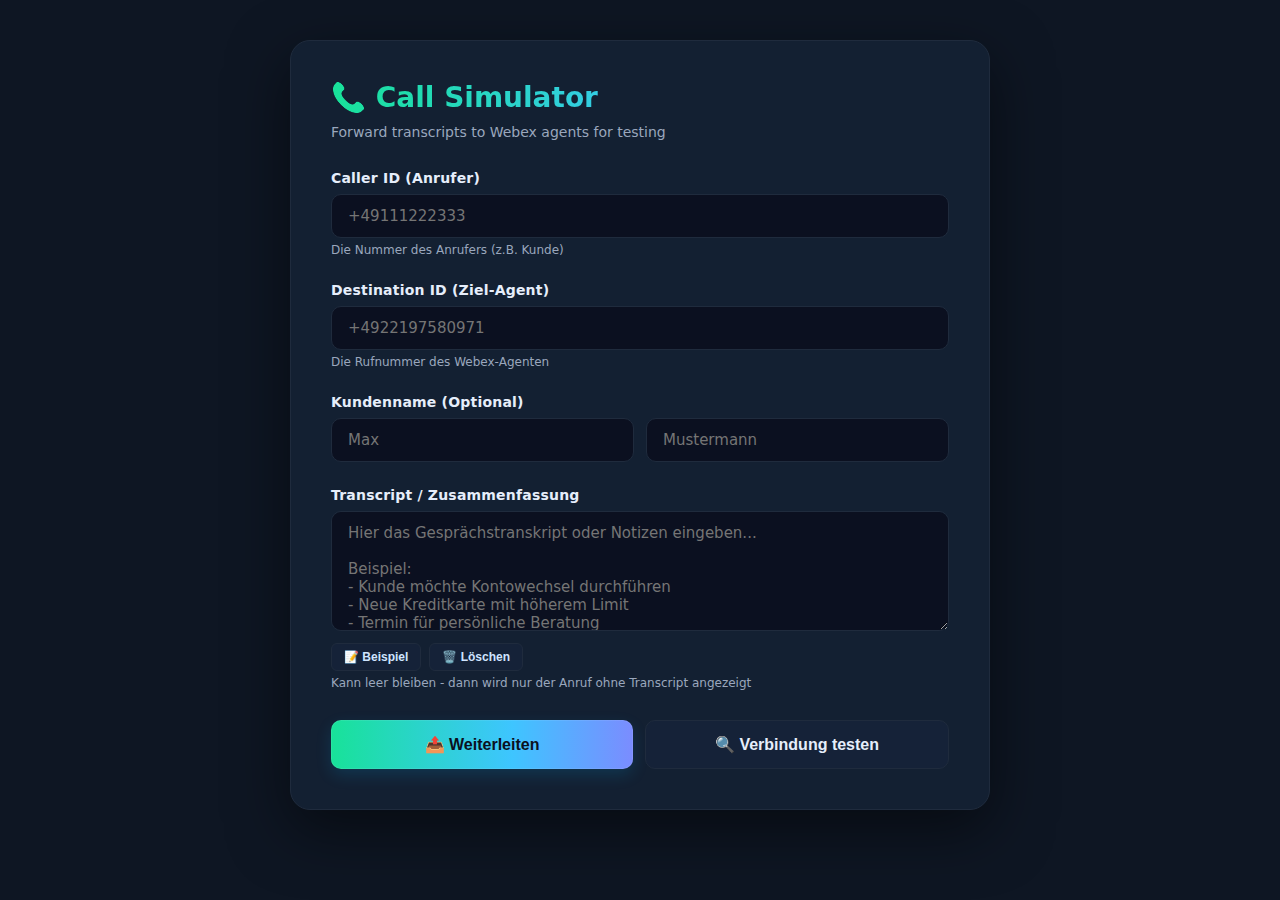
<file: simulator_web.html>
<!DOCTYPE html>
<html lang="de">
<head>
    <meta charset="UTF-8">
    <meta name="viewport" content="width=device-width, initial-scale=1.0">
    <title>Call Simulator - Transcript Forwarder</title>
    <style>
        * { box-sizing: border-box; margin: 0; padding: 0; }
        
        /* DARK THEME - Matching app.css */
        body {
            font-family: system-ui, -apple-system, Arial, sans-serif;
            background: #0e1623;
            color: #e6eefb;
            min-height: 100vh;
            padding: 40px 20px;
        }
        
        .container {
            max-width: 700px;
            margin: 0 auto;
            background: #132032;
            border-radius: 20px;
            box-shadow: 0 20px 60px rgba(0,0,0,0.5);
            padding: 40px;
            border: 1px solid #1f2b3d;
        }
        
        h1 {
            color: #e6eefb;
            margin-bottom: 10px;
            font-size: 28px;
            background: linear-gradient(90deg, #18e299 0%, #3ec5ff 60%, #7b8cff 100%);
            -webkit-background-clip: text;
            -webkit-text-fill-color: transparent;
            background-clip: text;
        }
        
        .subtitle {
            color: #9aa7bd;
            margin-bottom: 30px;
            font-size: 14px;
        }
        
        .form-group {
            margin-bottom: 25px;
        }
        
        label {
            display: block;
            font-weight: 600;
            color: #e6eefb;
            margin-bottom: 8px;
            font-size: 14px;
            letter-spacing: 0.2px;
        }
        
        input[type="text"], textarea {
            width: 100%;
            padding: 12px 16px;
            background: #0b1020;
            border: 1px solid #1f2b3d;
            border-radius: 10px;
            font-size: 15px;
            color: #e6eefb;
            transition: all 0.2s;
            font-family: inherit;
        }
        
        input[type="text"]:focus, textarea:focus {
            outline: none;
            border-color: #3ec5ff;
            box-shadow: 0 0 0 3px rgba(62, 197, 255, 0.1);
        }
        
        textarea {
            resize: vertical;
            min-height: 120px;
        }
        
        .hint {
            font-size: 12px;
            color: #9aa7bd;
            margin-top: 5px;
        }
        
        .button-group {
            display: flex;
            gap: 12px;
            margin-top: 30px;
        }
        
        button {
            flex: 1;
            padding: 14px 24px;
            border: none;
            border-radius: 10px;
            font-size: 16px;
            font-weight: 600;
            cursor: pointer;
            transition: all 0.2s;
        }
        
        .btn-primary {
            background: linear-gradient(90deg, #18e299 0%, #3ec5ff 60%, #7b8cff 100%);
            color: #0b1020;
            box-shadow: 0 0 0 1px rgba(255,255,255,0.08) inset, 0 6px 16px rgba(0, 180, 255, 0.15);
        }
        
        .btn-primary:hover {
            transform: translateY(-2px);
            box-shadow: 0 0 0 1px rgba(255,255,255,0.08) inset, 0 10px 25px rgba(0, 180, 255, 0.25);
        }
        
        .btn-secondary {
            background: #152238;
            color: #e6eefb;
            border: 1px solid #1f2b3d;
        }
        
        .btn-secondary:hover {
            background: #1f334d;
        }
        
        .result {
            margin-top: 25px;
            padding: 16px;
            border-radius: 10px;
            display: none;
            border: 1px solid;
        }
        
        .result.success {
            background: rgba(24, 226, 153, 0.1);
            border-color: rgba(24, 226, 153, 0.3);
            color: #18e299;
        }
        
        .result.error {
            background: rgba(255, 100, 100, 0.1);
            border-color: rgba(255, 100, 100, 0.3);
            color: #ff8080;
        }
        
        .result.info {
            background: rgba(62, 197, 255, 0.1);
            border-color: rgba(62, 197, 255, 0.3);
            color: #3ec5ff;
        }
        
        .result-title {
            font-weight: 600;
            margin-bottom: 8px;
        }
        
        .result-content {
            font-size: 14px;
            white-space: pre-wrap;
            opacity: 0.9;
        }
        
        .quick-fill {
            display: flex;
            gap: 8px;
            margin-top: 8px;
        }
        
        .quick-fill button {
            padding: 6px 12px;
            font-size: 12px;
            border-radius: 6px;
            background: #152238;
            color: #cfe4ff;
            border: 1px solid #1f2b3d;
            cursor: pointer;
            flex: none;
        }
        
        .quick-fill button:hover {
            background: #1f334d;
        }
        
        .grid-2 {
            display: grid;
            grid-template-columns: 1fr 1fr;
            gap: 12px;
        }
        
        @media (max-width: 600px) {
            .grid-2 {
                grid-template-columns: 1fr;
            }
        }
    </style>
</head>
<body>
    <div class="container">
        <h1>📞 Call Simulator</h1>
        <p class="subtitle">Forward transcripts to Webex agents for testing</p>

        <form id="forwardForm">
            <div class="form-group">
                <label for="callerNumber">Caller ID (Anrufer)</label>
                <input type="text" id="callerNumber" placeholder="+49111222333" required>
                <div class="hint">Die Nummer des Anrufers (z.B. Kunde)</div>
            </div>

            <div class="form-group">
                <label for="targetNumber">Destination ID (Ziel-Agent)</label>
                <input type="text" id="targetNumber" placeholder="+4922197580971" required>
                <div class="hint">Die Rufnummer des Webex-Agenten</div>
            </div>

            <div class="form-group">
                <label for="customerName">Kundenname (Optional)</label>
                <div class="grid-2">
                    <input type="text" id="firstName" placeholder="Max">
                    <input type="text" id="lastName" placeholder="Mustermann">
                </div>
            </div>

            <div class="form-group">
                <label for="transcript">Transcript / Zusammenfassung</label>
                <textarea id="transcript" placeholder="Hier das Gesprächstranskript oder Notizen eingeben...

Beispiel:
- Kunde möchte Kontowechsel durchführen
- Neue Kreditkarte mit höherem Limit
- Termin für persönliche Beratung"></textarea>
                <div class="quick-fill">
                    <button type="button" onclick="fillExample()">📝 Beispiel</button>
                    <button type="button" onclick="clearForm()">🗑️ Löschen</button>
                </div>
                <div class="hint">Kann leer bleiben - dann wird nur der Anruf ohne Transcript angezeigt</div>
            </div>

            <div class="button-group">
                <button type="submit" class="btn-primary">📤 Weiterleiten</button>
                <button type="button" class="btn-secondary" onclick="testConnection()">🔍 Verbindung testen</button>
            </div>
        </form>

        <div id="result" class="result"></div>
    </div>

    <script>
        const form = document.getElementById('forwardForm');
        const resultDiv = document.getElementById('result');

        form.addEventListener('submit', async (e) => {
            e.preventDefault();
            
            const callerNumber = document.getElementById('callerNumber').value.trim();
            const targetNumber = document.getElementById('targetNumber').value.trim();
            const firstName = document.getElementById('firstName').value.trim() || 'Kunde';
            const lastName = document.getElementById('lastName').value.trim() || 'Unbekannt';
            const transcript = document.getElementById('transcript').value.trim();

            if (!callerNumber || !targetNumber) {
                showResult('error', 'Fehler', 'Bitte Caller ID und Destination ID eingeben');
                return;
            }

            showResult('info', 'Sende...', 'Transcript wird weitergeleitet...');

            try {
                // NEW FORMAT: Query params + body
                const url = `/forward-call?caller_id=${encodeURIComponent(callerNumber)}&destination_id=${encodeURIComponent(targetNumber)}`;
                
                const payload = {
                    transcript: {
                        customer_first_name: firstName,
                        customer_last_name: lastName,
                        anliegen: transcript ? transcript.split('\n').filter(l => l.trim() && l.startsWith('-')).map(l => l.substring(1).trim()) : [],
                        next_steps: ['Rückruf vereinbaren', 'Dokumente nachreichen'],
                        callback_number: callerNumber,
                        email: `${firstName.toLowerCase()}.${lastName.toLowerCase()}@example.com`,
                        ai_agent_name: 'WebSimulator'
                    }
                };

                const response = await fetch(url, {
                    method: 'POST',
                    headers: { 'Content-Type': 'application/json' },
                    body: JSON.stringify(payload)
                });

                const data = await response.json();

                if (response.ok && data.ok) {
                    showResult('success', '✅ Erfolgreich weitergeleitet!', 
                        `Caller: ${data.caller_id}\n` +
                        `Destination: ${data.destination_id}\n` +
                        `Status: ${data.status}\n` +
                        `Nachricht: ${data.message || 'Transcript wird beim Annehmen angezeigt'}`
                    );
                } else {
                    showResult('error', '❌ Fehler beim Weiterleiten', 
                        data.error || data.details || 'Unbekannter Fehler'
                    );
                }
            } catch (error) {
                showResult('error', '❌ Verbindungsfehler', 
                    `Kann nicht mit Server verbinden: ${error.message}`
                );
            }
        });

        async function testConnection() {
            showResult('info', 'Teste...', 'Verbindung wird geprüft...');
            
            try {
                const response = await fetch('/health');
                const data = await response.json();
                
                if (response.ok) {
                    showResult('success', '✅ Verbindung OK', 
                        `Service: ${data.service}\n` +
                        `Status: ${data.status}\n` +
                        `API Key: ${data.api_key_configured ? '✓' : '✗'}\n` +
                        `App URL: ${data.app_base_url}\n` +
                        `Sent: ${data.sent_count || 0}\n` +
                        `Received: ${data.received_count || 0}`
                    );
                } else {
                    showResult('error', '❌ Server Fehler', 'Server antwortet nicht korrekt');
                }
            } catch (error) {
                showResult('error', '❌ Verbindung fehlgeschlagen', 
                    `Kann nicht mit Server verbinden: ${error.message}`
                );
            }
        }

        function fillExample() {
            document.getElementById('callerNumber').value = '+49111222333';
            document.getElementById('targetNumber').value = '+4922197580971';
            document.getElementById('firstName').value = 'Max';
            document.getElementById('lastName').value = 'Mustermann';
            document.getElementById('transcript').value = 
                'AI-Agent: Guten Tag! Wie kann ich Ihnen helfen?\n\n' +
                'Kunde: Ich möchte von meiner alten Bank zu Ihnen wechseln.\n\n' +
                'AI-Agent: Sehr gerne! Haben Sie bereits ein Konto bei uns?\n\n' +
                'Kunde: Nein, noch nicht. Ich brauche auch eine Kreditkarte.\n\n' +
                'Anliegen:\n' +
                '- Kontowechsel durchführen\n' +
                '- Neue Kreditkarte beantragen\n' +
                '- Online-Banking einrichten';
        }

        function clearForm() {
            document.getElementById('callerNumber').value = '';
            document.getElementById('targetNumber').value = '';
            document.getElementById('firstName').value = '';
            document.getElementById('lastName').value = '';
            document.getElementById('transcript').value = '';
        }

        function showResult(type, title, content) {
            resultDiv.className = `result ${type}`;
            resultDiv.style.display = 'block';
            resultDiv.innerHTML = `
                <div class="result-title">${title}</div>
                <div class="result-content">${content}</div>
            `;
        }
    </script>
</body>
</html>
</file>
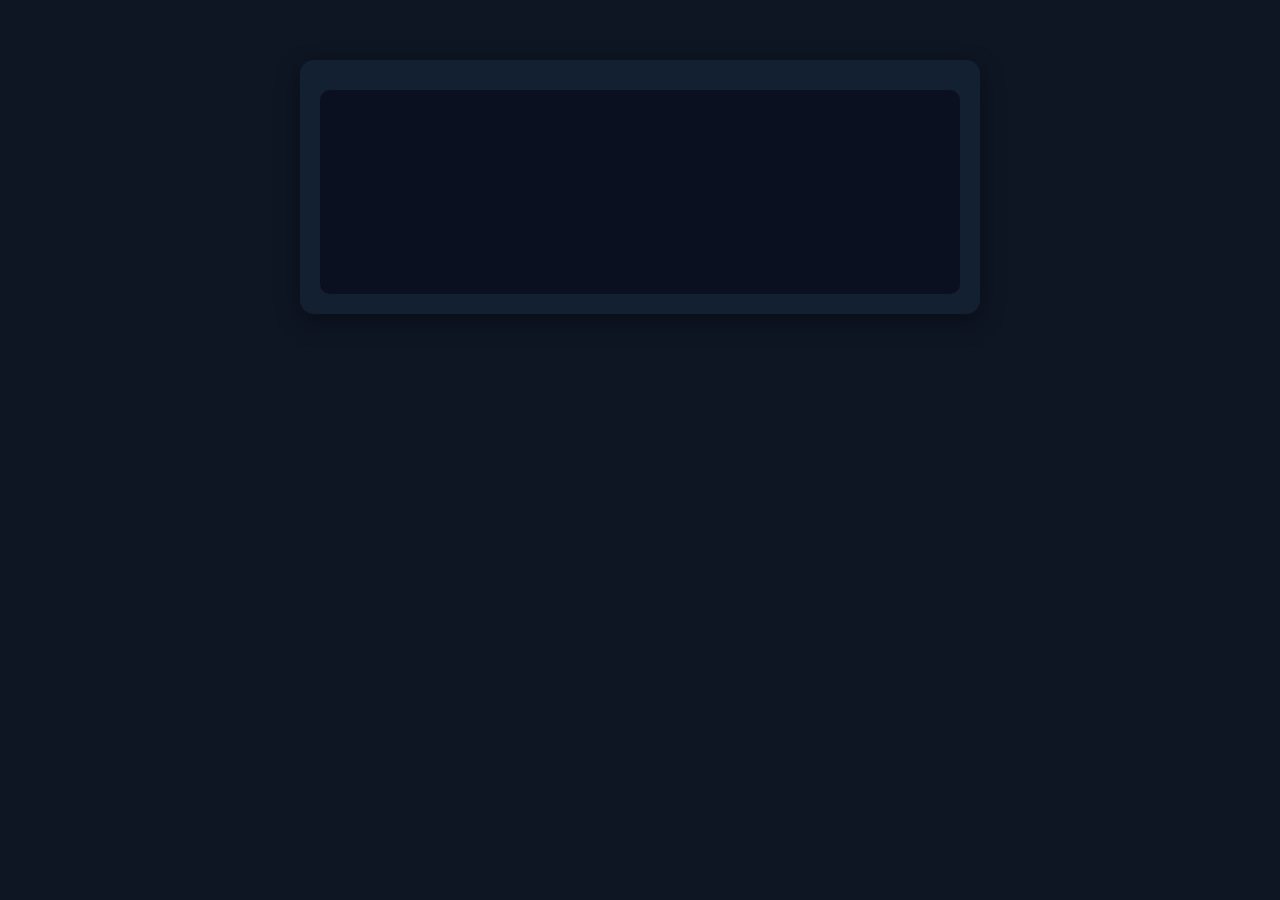
<file: templates/live_v2.html>
<!doctype html>
<html>
<head>
  <meta charset="utf-8">
  <title>Live Call</title>
  <style>
    body { background:#0e1623; color:#e6eefb; font-family:system-ui,Arial; margin:0; padding:20px }
    .card { max-width:640px; margin:40px auto; background:#132032; border-radius:14px; padding:20px; box-shadow:0 8px 24px rgba(0,0,0,.35) }
    .caller { font-size:20px; color:#8ad9ab }
    .state { font-size:14px; color:#96c4e9; margin-bottom:10px }
    .tx { background:#0b1020; border-radius:10px; padding:12px; min-height:180px; white-space:pre-wrap; overflow:auto }
    .empty { display:flex; flex-direction:column; align-items:center; gap:12px; color:#9aa7bd; padding:60px 0 }
    .pulse { width:96px; height:96px; animation: float 3s ease-in-out infinite }
    @keyframes float { 0%{ transform:translateY(0) rotate(0) } 50%{ transform:translateY(-8px) rotate(5deg) } 100%{ transform:translateY(0) rotate(0) } }
    .bar { height:6px; background:#1f334d; border-radius:999px; overflow:hidden; margin-top:10px }
    .bar > div { height:100%; width:35%; background:#4fbcbc; animation: load 2.6s infinite }
    @keyframes load { 0%{transform:translateX(-35%)} 50%{transform:translateX(70%)} 100%{transform:translateX(-35%)} }
  </style>
  <script src="https://cdn.socket.io/4.7.2/socket.io.min.js"></script>
</head>
<body>
  <div class="card" id="live">
    <div class="caller" id="caller"></div>
    <div class="state" id="state"></div>
    <div class="tx" id="tx"></div>
  </div>
  <div class="card empty" id="idle" style="display:none">
    <img class="pulse" src="/static/bot.png" alt="AI bot">
    <div>No active calls. The AI is calm.</div>
    <div class="bar"><div></div></div>
  </div>

  <script>
    const callerEl = document.getElementById('caller');
    const stateEl  = document.getElementById('state');
    const txEl     = document.getElementById('tx');
    const live     = document.getElementById('live');
    const idle     = document.getElementById('idle');

    const socket = io();
    const active = new Set();

    function setIdle(showIdle) {
      live.style.display = showIdle ? 'none' : 'block';
      idle.style.display = showIdle ? 'block' : 'none';
    }

    socket.on('call_event', async p => {
      if (p.state === 'ended') {
        active.delete(p.call_id);
        setIdle(active.size === 0);
        return;
      }

      (async () => {
        console.log('[INIT] Creating Webex Application instance...');
        const config = {
          logs: {
            logLevel: 3, // INFO: 0, WARN: 1, ERROR: 2, SILENT: 3
          },
        };
        webexApp = new window.webex.Application(config);

        console.log('[INIT] Waiting for SDK to be ready...');
        await webexApp.onReady();
      console.log('[INIT] SDK is ready!');

      console.log('[INIT] Starting to listen for events...');
      await webexApp.listen();
      console.log('[INIT] Now listening for events!');

      // Get user info directly from SDK - NO API call needed!
      currentUserInfo = webexApp.application.states.user;
      currentUserId = currentUserInfo.id;
      document.getElementById('userInfo').textContent = currentUserInfo.displayName || currentUserInfo.emails?.[0] || 'User';
      console.log('[INIT] User:', currentUserInfo.displayName, 'ID:', currentUserId);

      initSocket();

      // CORRECT SDK v2 SYNTAX: Listen to sidebar:callStateChanged
      console.log('[INIT] Registering call event listener...');
      console.log('[INIT] Available SDK properties:', Object.keys(webexApp));
      console.log('[INIT] SDK application states:', webexApp.application?.states);

      // Log ALL events to see what's being fired
      const originalOn = webexApp.on.bind(webexApp);
      webexApp.on = function(event, handler) {
        console.log(`[INIT] Registering listener for event: "${event}"`);
        return originalOn(event, function(...args) {
          console.log(`[EVENT] 🔔 "${event}" fired with args:`, args);
          return handler(...args);
        });
      };

      webexApp.on('sidebar:callStateChanged', (call) => {
        console.log('[EVENT] ===== sidebar:callStateChanged FIRED =====');
        console.log('[EVENT] Call data:', JSON.stringify(call, null, 2));
        handleCallStateChange(call);
      });

      // Try registering for ALL possible call-related events
      console.log('[INIT] Trying additional event listeners...');
      ['application:callStateChanged', 'call:stateChanged', 'calling:callStateChanged'].forEach(eventName => {
        try {
          webexApp.on(eventName, (data) => {
            console.log(`[EVENT] 🔔 ${eventName} fired:`, data);
          });
        } catch (e) {
          console.log(`[INIT] Could not register ${eventName}:`, e.message);
        }
      });

      console.log('[INIT] Call event listener registered successfully!');
      console.log('[INIT] ===== SDK FULLY INITIALIZED =====');
        console.log('[INIT] Make a call in Webex to test call detection');
        console.log('[INIT] Watching for ANY events...');
      })();
    });

    async function tryInitializeWithoutSDK() {
      // SDK not available - show error, no fallback
      console.error('[INIT] Cannot run without SDK - this is an embedded app');
      document.getElementById('liveHeader').textContent = '⚠️ SDK Required';
      document.getElementById('liveSub').textContent = 'This app requires Webex SDK and cannot run in a regular browser';
    }

    function handleCallStateChange(call) {
      const state = (call?.state || 'unknown').toLowerCase();
      const remoteNumber = getRemoteNumber(call);
      const displayName = call.remoteParticipants?.[0]?.name || call.caller?.name || call.displayName || '';

      console.log('[CALL] State changed:', { state, remoteNumber, displayName });

      // Handle call end
      if (state === 'ended' || state === 'completed' || state === 'disconnected') {
        console.log('[CALL] Call ended, resetting view');
        resetLiveView();
        return;
      }

      // For ANY active call, show caller immediately
      if (state === 'ringing' || state === 'connected' || state === 'active') {
        const callerLabel = remoteNumber || displayName || 'Unknown Caller';
        console.log('[CALL] Showing caller:', callerLabel);

        // Exit idle mode
        setIdle(false);

        // Show caller number
        document.getElementById('liveHeader').textContent = callerLabel;
        document.getElementById('liveSub').textContent = `Call ${state}`;

        // Show equalizer when connected
        if (state === 'connected' || state === 'active') {
          showEqualizer(true);

          // Check if we have AI summary from socket
          if (currentCall && currentCall.call_data) {
            console.log('[CALL] AI summary available, showing structured panel');
            displayCallSummary(currentCall.call_data);
          } else {
            console.log('[CALL] No AI summary, showing placeholder');
            showNoSummaryPlaceholder();
          }
        }
      }
    }

    function getLocalNumber(call = {}) {
      return (
        call.localParticipant?.phoneNumber ||
        call.localParticipant?.callerID ||
        call.to?.phoneNumber || call.to || ''
      );
    }

    function getRemoteNumber(call = {}) {
      const rps = Array.isArray(call.remoteParticipants)
        ? call.remoteParticipants
        : (call.remoteParticipant ? [call.remoteParticipant] : []);
      const local = getLocalNumber(call);

      const rp = rps.find(p => {
        const n = p?.phoneNumber || p?.callerID || '';
        return n && n !== local;
      });

      const candidate =
        rp?.phoneNumber ||
        rp?.callerID ||
        call.from?.phoneNumber || call.from ||
        call.caller?.phoneNumber || call.caller?.callerID ||
        call.displayName || '';

      return candidate && candidate !== local ? String(candidate).trim() : '';
    }

    function initSocket() {
      console.log('[SOCKET] Connecting to Socket.IO...');
      const storedGroupIds = (() => {
  try { return JSON.parse(localStorage.getItem('placetel_group_ids') || '[]'); }
  catch { return []; }
})();
      socket = io();

      socket.on('connect', () => {
        console.log('[SOCKET] Connected! Socket ID:', socket.id);
        console.log('[SOCKET] Joining room for user:', currentUserId);
// V2 rooms (tenant + forward numbers) are optional and stored by Authorization page
        const v2Tenant = (localStorage.getItem('placetel_v2_admin_tenant') || '').trim();
        const v2ForwardNumbers = (() => {
          try { return JSON.parse(localStorage.getItem('placetel_v2_forward_numbers') || '[]'); }
          catch { return []; }
        })();
        const v2Rooms = (v2Tenant && Array.isArray(v2ForwardNumbers))
          ? v2ForwardNumbers.filter(Boolean).map(n => `v2:${v2Tenant}:${n}`)
          : [];

        socket.emit('join', { user_id: currentUserId, group_ids: storedGroupIds, v2_rooms: v2Rooms });});

      socket.on('disconnect', () => {
        console.log('[SOCKET] Disconnected!');
      });

      socket.on('error', (error) => {
        console.error('[SOCKET] Error:', error);
      });

      socket.on('incoming_call', (data) => {
        console.log('[SOCKET] incoming_call event received:', data);
        handleIncomingCall(data);
      });

      socket.on('call_assigned', (data) => {
        console.log('[SOCKET] call_assigned event received:', data);
        handleCallAssigned(data);
      });

      socket.on('call_removed', (data) => {
        console.log('[SOCKET] call_removed event received:', data);
        handleCallRemoved(data);
      });

      socket.on('call_event', (data) => {
        console.log('[SOCKET] call_event event received:', data);
        handleCallEvent(data);
      });

      console.log('[SOCKET] All event listeners registered');
    }

    function handleIncomingCall(data) {
      console.log('[SOCKET] AI Summary received:', data);

      // Store AI summary data
      currentCall = data;

      // If user is currently in a call, show the summary immediately
      const isInCall = !document.getElementById('liveIdle').classList.contains('hidden') === false;

      if (isInCall && data.call_data) {
        console.log('[SOCKET] User in call, displaying AI summary');
        displayCallSummary(data.call_data);
        showEqualizer(true);
      } else if (data.show_summary === false && data.target_type === 'group') {
        // Group call - show pickup button
        console.log('[SOCKET] Group call, showing pickup button');
        document.getElementById('liveTx').classList.add('hidden');
        document.getElementById('pickupContainer').classList.remove('hidden');
      }
    }

    function handleCallAssigned(data) {
      console.log('Call assigned:', data);
      currentCall = data;

      displayCallSummary(data.call_data);
      showEqualizer(true);
      document.getElementById('pickupContainer').classList.add('hidden');
      document.getElementById('liveSub').textContent = 'Connected';
    }

    function handleCallRemoved(data) {
      console.log('Call removed:', data);
      if (currentCall && currentCall.call_id === data.call_id) {
        resetLiveView();
      }
    }

    function handleCallEvent(data) {
      console.log('[HANDLER] handleCallEvent called with:', data);
      const state = (data.state || '').toLowerCase();
      console.log('[HANDLER] Call state:', state);

      // Handle call end
      if (state === 'ended' || state === 'completed' || state === 'hangup') {
        console.log('[HANDLER] Call ended, resetting view');
        resetLiveView();
        return;
      }

      // For ANY active call, exit idle mode and show caller info
      console.log('[HANDLER] Exiting idle mode');
      setIdle(false);
      callerEl.textContent = p.caller || 'Unknown';
      stateEl.textContent  = `State: ${p.state}`;
      if (p.transcript) {
        txEl.textContent = (txEl.textContent ? (txEl.textContent + '\n') : '') + p.transcript;
      }
    }

    // start idle visual until first call arrives
    setIdle(true);
  </script>
</body>
</html>
</file>
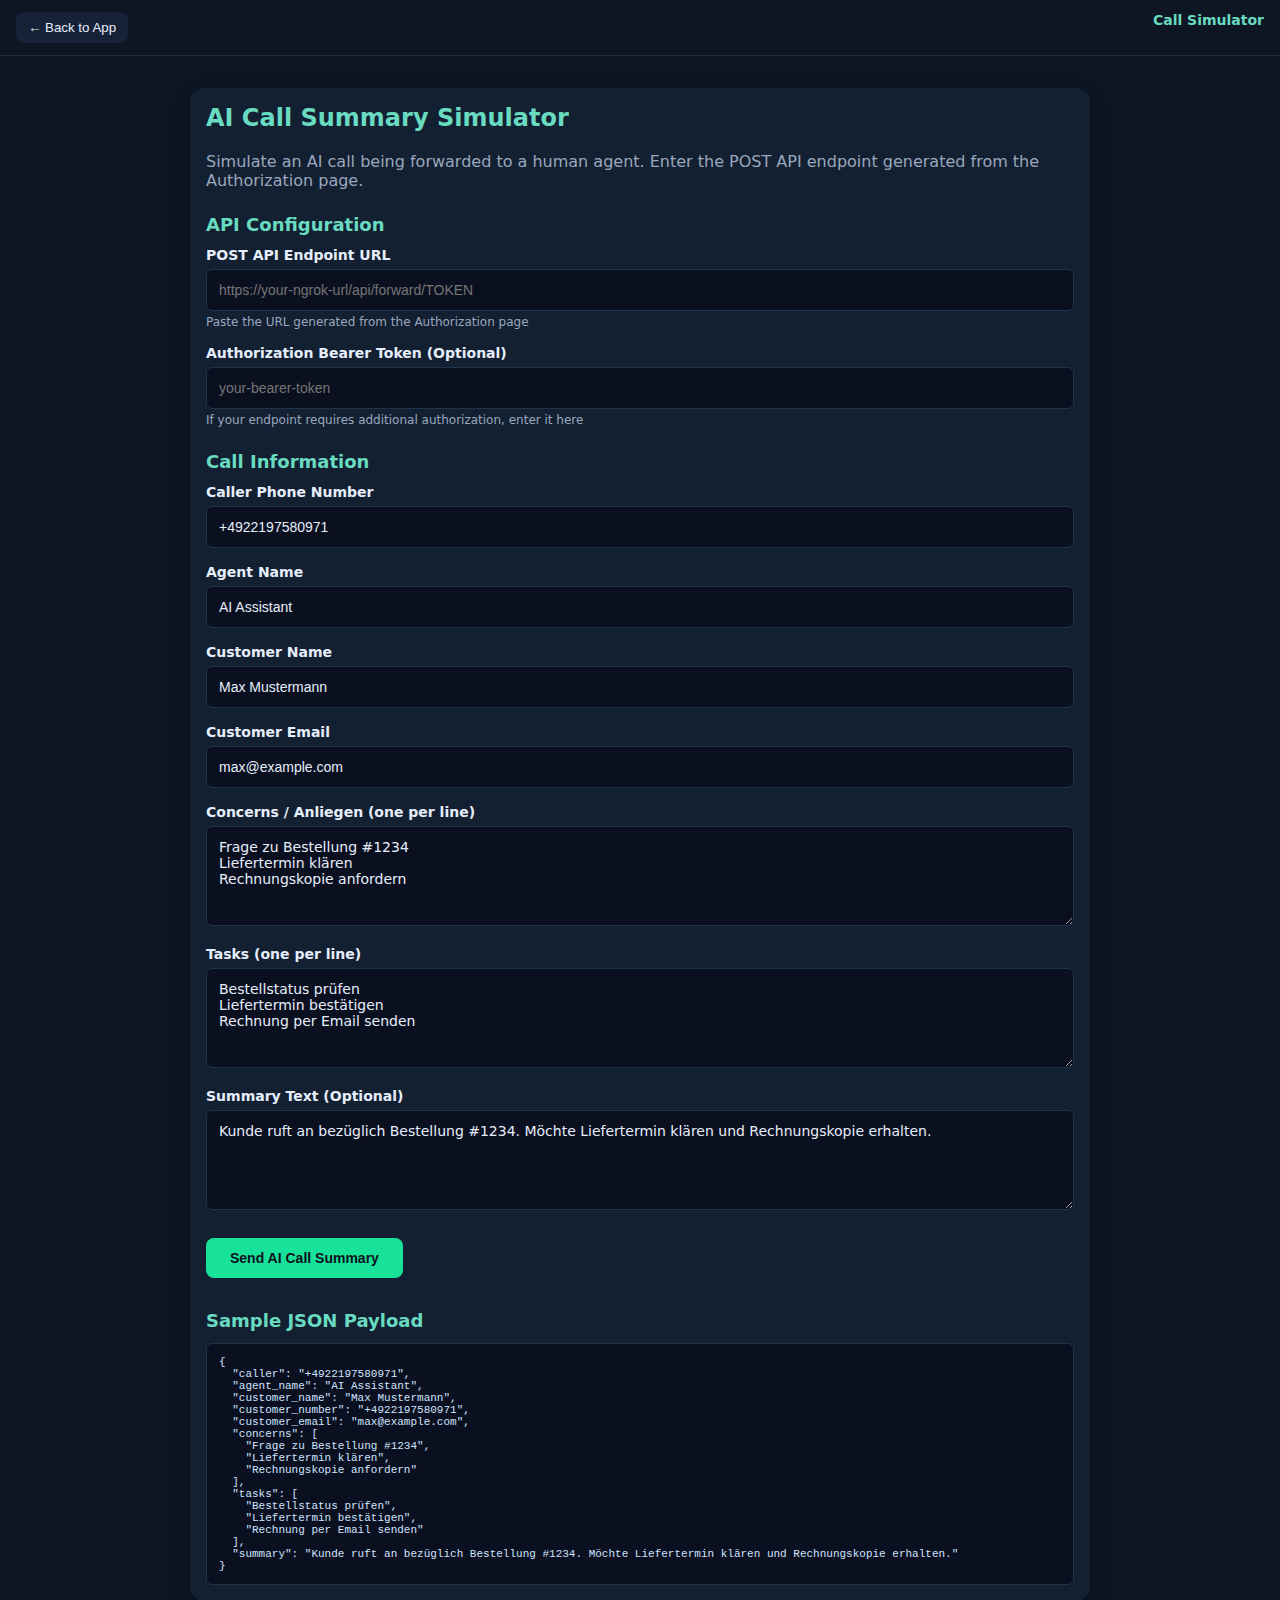
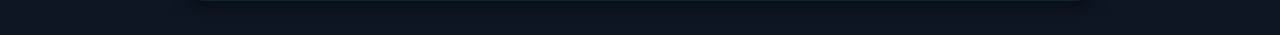
<file: templates/simulator.html>
<!doctype html>
<html>
<head>
  <meta charset="utf-8">
  <title>Placetel AI – Call Simulator</title>
  <link rel="stylesheet" href="/static/app.css">
  <style>
    .form-section {
      margin-bottom: 24px;
    }
    .form-header {
      font-size: 18px;
      font-weight: 600;
      color: #68dbc0;
      margin-bottom: 12px;
    }
    .form-group {
      margin-bottom: 16px;
    }
    .form-label {
      display: block;
      font-weight: 600;
      color: #e6eefb;
      margin-bottom: 6px;
      font-size: 14px;
    }
    .form-input {
      width: 100%;
      padding: 12px;
      background: #0b1020;
      border: 1px solid #1f334d;
      border-radius: 6px;
      color: #e6eefb;
      font-size: 14px;
      box-sizing: border-box;
    }
    .form-input:focus {
      outline: none;
      border-color: #18e299;
    }
    .form-textarea {
      min-height: 100px;
      resize: vertical;
      font-family: system-ui, Arial, sans-serif;
    }
    .btn-primary {
      padding: 12px 24px;
      background: #18e299;
      color: #0b1020;
      border: none;
      border-radius: 8px;
      font-weight: 600;
      cursor: pointer;
      font-size: 14px;
      transition: all 0.2s;
    }
    .btn-primary:hover {
      background: #20f0a5;
    }
    .btn-primary:disabled {
      background: #1f334d;
      color: #9aa7bd;
      cursor: not-allowed;
    }
    .result-box {
      margin-top: 16px;
      padding: 16px;
      background: #0b1020;
      border-radius: 8px;
      border-left: 4px solid #18e299;
      display: none;
    }
    .result-success {
      border-left-color: #18e299;
    }
    .result-error {
      border-left-color: #e78888;
    }
    .help-text {
      font-size: 12px;
      color: #9aa7bd;
      margin-top: 4px;
    }
    .sample-data {
      background: #0b1020;
      padding: 12px;
      border-radius: 6px;
      margin-top: 8px;
      font-size: 12px;
      color: #cfe4ff;
      border: 1px solid #1f334d;
    }
  </style>
</head>

<body class="page">
  <div class="topbar">
    <button id="backBtn" class="tab">← Back to App</button>
    <span style="margin-left: auto; font-size: 14px; color: #68dbc0; font-weight: 600;">Call Simulator</span>
  </div>

  <div class="container">
    <div class="card">
      <h2 style="margin-top: 0; color: #68dbc0;">AI Call Summary Simulator</h2>
      <p style="color: #9aa7bd; margin-bottom: 24px;">
        Simulate an AI call being forwarded to a human agent. Enter the POST API endpoint generated from the Authorization page.
      </p>

      <!-- API Configuration -->
      <div class="form-section">
        <div class="form-header">API Configuration</div>
        
        <div class="form-group">
          <label class="form-label">POST API Endpoint URL</label>
          <input type="text" id="apiEndpoint" class="form-input" placeholder="https://your-ngrok-url/api/forward/TOKEN">
          <div class="help-text">Paste the URL generated from the Authorization page</div>
        </div>

        <div class="form-group">
          <label class="form-label">Authorization Bearer Token (Optional)</label>
          <input type="text" id="authBearer" class="form-input" placeholder="your-bearer-token">
          <div class="help-text">If your endpoint requires additional authorization, enter it here</div>
        </div>
      </div>

      <!-- Call Data -->
      <div class="form-section">
        <div class="form-header">Call Information</div>
        
        <div class="form-group">
          <label class="form-label">Caller Phone Number</label>
          <input type="text" id="callerNumber" class="form-input" value="+4922197580971" placeholder="+491234567890">
        </div>

        <div class="form-group">
          <label class="form-label">Agent Name</label>
          <input type="text" id="agentName" class="form-input" value="AI Assistant" placeholder="AI Assistant">
        </div>

        <div class="form-group">
          <label class="form-label">Customer Name</label>
          <input type="text" id="customerName" class="form-input" value="Max Mustermann" placeholder="Customer Name">
        </div>

        <div class="form-group">
          <label class="form-label">Customer Email</label>
          <input type="text" id="customerEmail" class="form-input" value="max@example.com" placeholder="customer@example.com">
        </div>

        <div class="form-group">
          <label class="form-label">Concerns / Anliegen (one per line)</label>
          <textarea id="concerns" class="form-input form-textarea" placeholder="Enter customer concerns, one per line">Frage zu Bestellung #1234
Liefertermin klären
Rechnungskopie anfordern</textarea>
        </div>

        <div class="form-group">
          <label class="form-label">Tasks (one per line)</label>
          <textarea id="tasks" class="form-input form-textarea" placeholder="Enter tasks, one per line">Bestellstatus prüfen
Liefertermin bestätigen
Rechnung per Email senden</textarea>
        </div>

        <div class="form-group">
          <label class="form-label">Summary Text (Optional)</label>
          <textarea id="summary" class="form-input form-textarea" placeholder="Full summary text">Kunde ruft an bezüglich Bestellung #1234. Möchte Liefertermin klären und Rechnungskopie erhalten.</textarea>
        </div>
      </div>

      <!-- Submit Button -->
      <button id="btnSendCall" class="btn-primary">Send AI Call Summary</button>

      <!-- Result Display -->
      <div id="resultBox" class="result-box">
        <div id="resultMessage"></div>
      </div>

      <!-- Sample Data Info -->
      <div style="margin-top: 32px;">
        <div class="form-header">Sample JSON Payload</div>
        <div class="sample-data">
          <pre id="samplePayload" style="margin: 0; white-space: pre-wrap; font-size: 11px;"></pre>
        </div>
      </div>
    </div>
  </div>

  <script>
    // Update sample payload when fields change
    function updateSamplePayload() {
      const concerns = document.getElementById('concerns').value.split('\n').filter(l => l.trim());
      const tasks = document.getElementById('tasks').value.split('\n').filter(l => l.trim());

      const payload = {
        caller: document.getElementById('callerNumber').value,
        agent_name: document.getElementById('agentName').value,
        customer_name: document.getElementById('customerName').value,
        customer_number: document.getElementById('callerNumber').value,
        customer_email: document.getElementById('customerEmail').value,
        concerns: concerns,
        tasks: tasks,
        summary: document.getElementById('summary').value
      };

      document.getElementById('samplePayload').textContent = JSON.stringify(payload, null, 2);
    }

    // Add event listeners to update sample payload
    ['callerNumber', 'agentName', 'customerName', 'customerEmail', 'concerns', 'tasks', 'summary'].forEach(id => {
      document.getElementById(id).addEventListener('input', updateSamplePayload);
    });

    // Initialize sample payload
    updateSamplePayload();

    // Send call
    document.getElementById('btnSendCall').addEventListener('click', async () => {
      const endpoint = document.getElementById('apiEndpoint').value.trim();
      
      if (!endpoint) {
        showResult('Please enter a POST API endpoint URL', false);
        return;
      }

      const btn = document.getElementById('btnSendCall');
      btn.disabled = true;
      btn.textContent = 'Sending...';

      const concerns = document.getElementById('concerns').value.split('\n').filter(l => l.trim());
      const tasks = document.getElementById('tasks').value.split('\n').filter(l => l.trim());

      const payload = {
        caller: document.getElementById('callerNumber').value,
        agent_name: document.getElementById('agentName').value,
        customer_name: document.getElementById('customerName').value,
        customer_number: document.getElementById('callerNumber').value,
        customer_email: document.getElementById('customerEmail').value,
        concerns: concerns,
        tasks: tasks,
        summary: document.getElementById('summary').value
      };

      const headers = {
        'Content-Type': 'application/json'
      };

      const authBearer = document.getElementById('authBearer').value.trim();
      if (authBearer) {
        headers['Authorization'] = `Bearer ${authBearer}`;
      }

      try {
        const response = await fetch(endpoint, {
          method: 'POST',
          headers: headers,
          body: JSON.stringify(payload)
        });

        if (response.ok) {
          const result = await response.json();
          showResult(`✓ Call sent successfully! Call ID: ${result.call_id || 'N/A'}`, true);
        } else {
          const error = await response.text();
          showResult(`✗ Error: ${response.status} - ${error}`, false);
        }
      } catch (error) {
        showResult(`✗ Network Error: ${error.message}`, false);
      }

      btn.disabled = false;
      btn.textContent = 'Send AI Call Summary';
    });

    function showResult(message, success) {
      const resultBox = document.getElementById('resultBox');
      const resultMessage = document.getElementById('resultMessage');
      
      resultMessage.textContent = message;
      resultBox.className = `result-box ${success ? 'result-success' : 'result-error'}`;
      resultBox.style.display = 'block';

      setTimeout(() => {
        resultBox.style.display = 'none';
      }, 10000);
    }

    // Back button
    document.getElementById('backBtn').addEventListener('click', () => {
      window.location.href = '/live';
    });
  </script>
</body>
</html>
</file>
<file: static/app.css>
/* Page + layout */
.page{background:#0e1623;color:#e6eefb;font-family:system-ui,Arial;margin:0}
.topbar{display:flex;gap:8px;padding:12px 16px;border-bottom:1px solid #1f2b3d}
.tab{padding:8px 12px;border-radius:8px;background:#152238;cursor:pointer;-webkit-user-select:none;user-select:none;border:0;color:#e6eefb}
.tab--active{background:#1f334d}
.container{padding:16px;max-width:900px;margin:0 auto}
.hidden{display:none}

/* Cards */
.card{background:#132032;border-radius:14px;padding:16px;box-shadow:0 6px 20px rgba(0,0,0,.35);margin-top:16px}
.badge{margin-left:auto;background:#3c4a64;color:#cfe4ff;border-radius:999px;padding:6px 10px;font-size:12px}

/* Live header */
.livehdr{display:grid;grid-template-columns:auto 1fr auto;align-items:center;gap:12px;margin-bottom:8px}
.livehdr__title{font-weight:600;font-size:18px;color:#e6eefb}
.livehdr__sub{font-size:12px;color:#9aa7bd}
.eq {
  --w: 6px; --gap: 6px; --h: 28px; --speed: 1.8s;
  display:inline-flex; align-items:flex-end; gap:var(--gap);
  height: calc(var(--h) + 6px);
}
.eq__bar {
  width: var(--w);
  border-radius: 9999px;
  background: linear-gradient(180deg,#5dfc9f 0%, #5ecbff 50%, #a08bff 100%);
  opacity: .9;
  animation: eq-bob var(--speed) ease-in-out infinite;
}
.eq__bar:nth-child(1){ height: 30%; animation-delay: 0s }
.eq__bar:nth-child(2){ height: 55%; animation-delay: .18s }
.eq__bar:nth-child(3){ height: 85%; animation-delay: .36s }
.eq__bar:nth-child(4){ height: 60%; animation-delay: .54s }
.eq__bar:nth-child(5){ height: 40%; animation-delay: .72s }
@keyframes eq-bob {
  0%,100% { transform: scaleY(.7) }
  50%     { transform: scaleY(1.05) }
}
/* Hide equalizer unless connected */
.eq--hidden { display:none }


/* Transcript + placeholders */
.tx{background:#0b1020;border-radius:10px;padding:12px;min-height:180px;white-space:pre-wrap;overflow:auto}
.live__tx {
  background:#0b1020; border-radius:12px; padding:12px; min-height:160px;
  white-space:pre-wrap; overflow:auto;
}
.tx--placeholder { color:#93a6c6; font-style:italic }
.empty{display:flex;flex-direction:column;align-items:center;gap:12px;color:#9aa7bd;padding:60px 0}
.pulse{width:96px;height:96px;animation:float 3s ease-in-out infinite}
@keyframes float{0%{transform:translateY(0)}50%{transform:translateY(-8px)}100%{transform:translateY(0)}}
.info{color:#e1c178;margin-top:10px}

/* Skeleton lines */
.skeleton{margin-top:10px}
.skeleton__line{height:10px;background:#1a2436;border-radius:6px;animation:pulse 1.2s ease-in-out infinite}
.skeleton__line + .skeleton__line{margin-top:8px}
.skeleton__line--w80{width:80%}
.skeleton__line--w60{width:60%}
@keyframes pulse{0%{opacity:.45}50%{opacity:1}100%{opacity:.45}}

/* History */
.group{background:#132032;border-radius:12px;padding:14px;margin:12px 0}
.head{color:#68dbc0;font-weight:600}
.item{background:#0b1020;border-radius:8px;padding:10px;margin-top:8px;cursor:pointer}
.meta{color:#cfe4ff;font-size:12px}
.sum{color:#b9c7de;white-space:pre-wrap;margin-top:6px}
</file>
